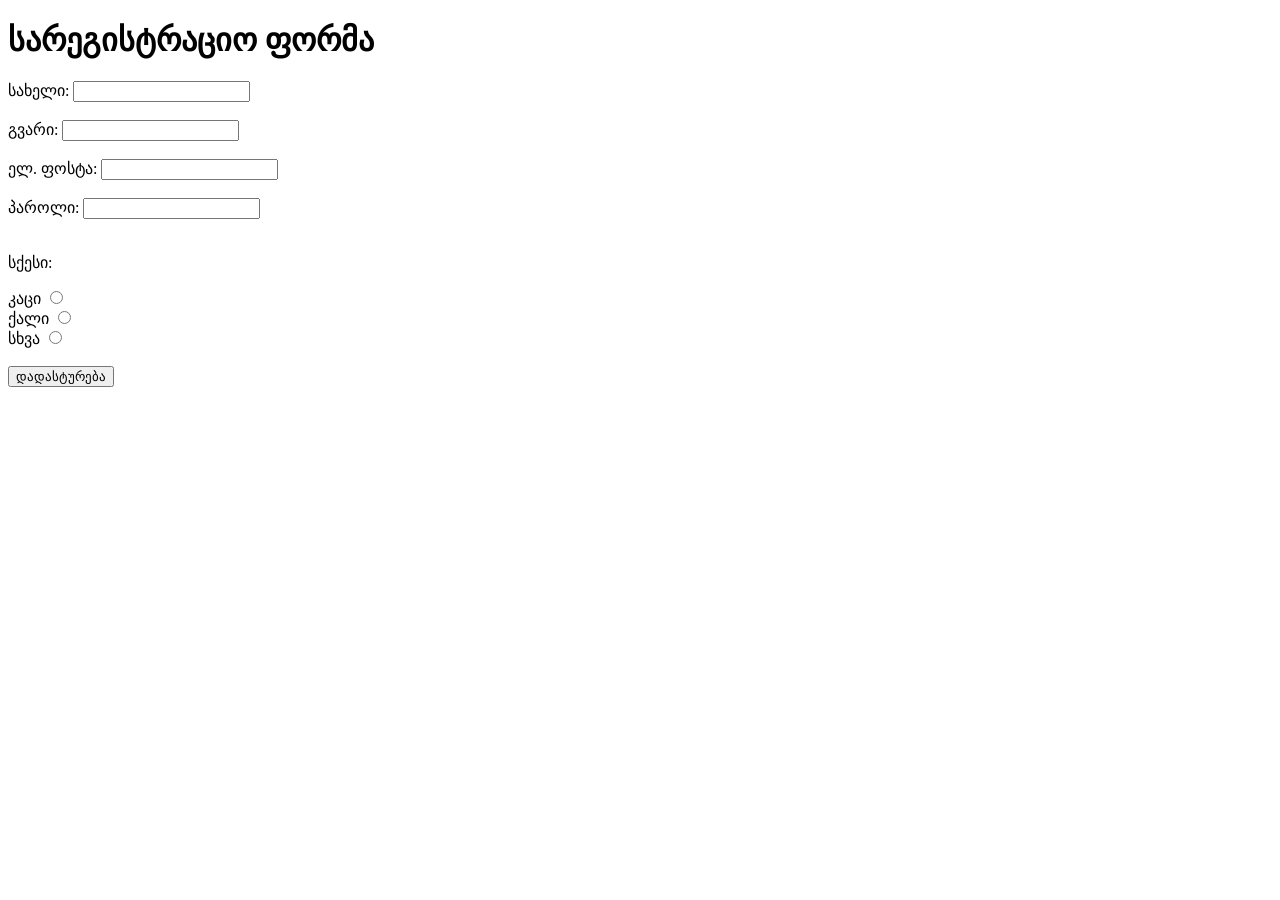
<file: group 46/level 25.5/classwork/index.html>
<!DOCTYPE html>
<html lang="en">
<head>
    <meta charset="UTF-8">
    <meta name="viewport" content="width=device-width, initial-scale=1.0">
    <title>Document</title>
</head>
<body>
    <h1>სარეგისტრაციო ფორმა</h1>
    <form>
        <label for="first_name">სახელი:</label>
        <input type="text" id="first_name" name="first_name" required>
        <br><br>

        
        <label for="last_name">გვარი:</label>
        <input type="text" id="last_name" name="last_name" required>
        <br><br>

        
        <label for="email">ელ. ფოსტა:</label>
        <input type="email" id="email" name="email" required>
        <br><br>

        
        <label for="password">პაროლი:</label>
        <input type="password" id="password" name="password" required>
        <br><br>

        
        <p>სქესი:</p>
        <label for="gender_male">კაცი</label>
        <input type="radio" id="gender_male" name="gender" value="male" required>
        <br>
        <label for="gender_female">ქალი</label>
        <input type="radio" id="gender_female" name="gender" value="female" required>
        <br>
        <label for="gender_other">სხვა</label>
        <input type="radio" id="gender_other" name="gender" value="other" required>
        <br><br>

        <!-- Submit ღილაკი -->
        <button type="submit">დადასტურება</button>
    </form>
</body>
</html>
</file>
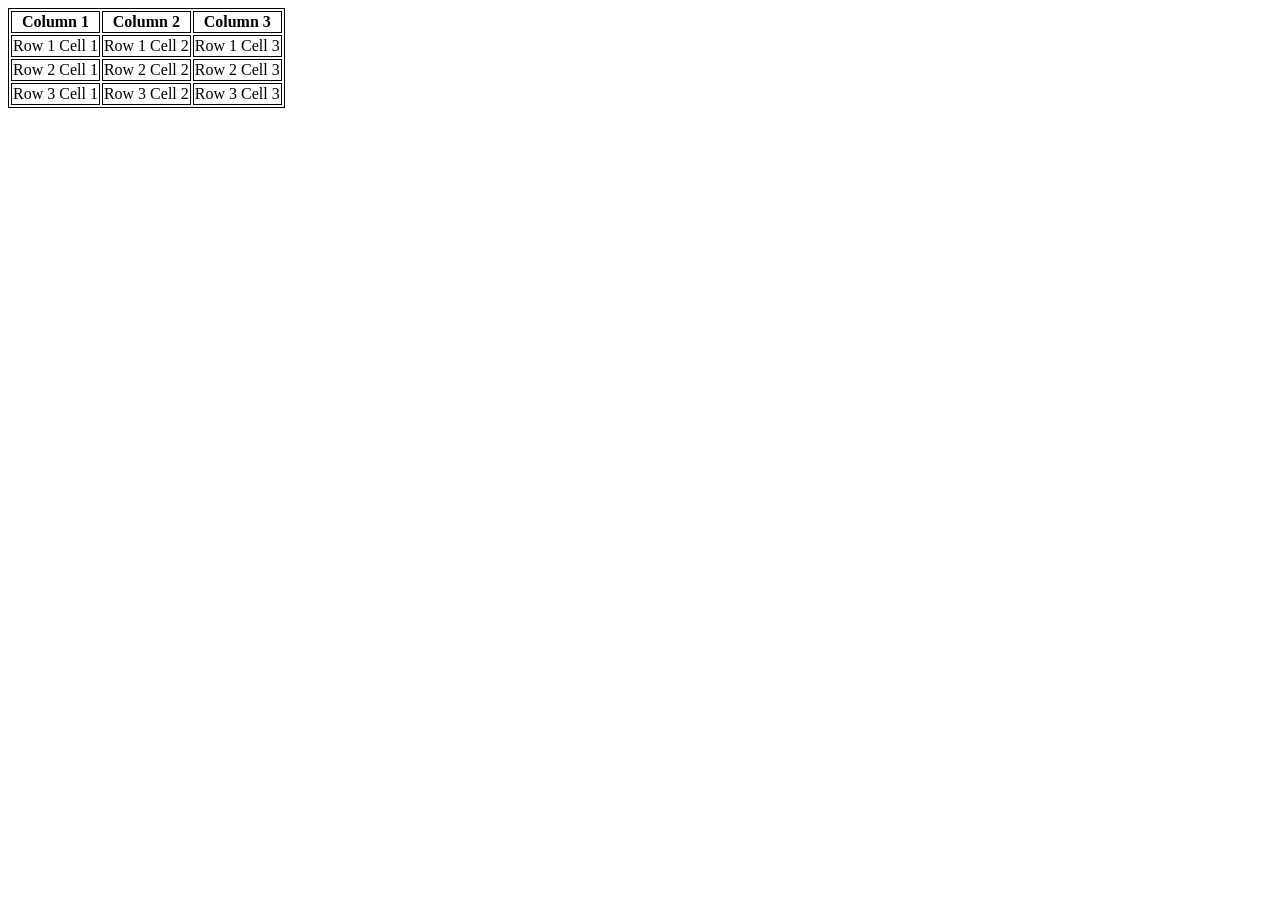
<file: group 46/level 25/classwork/index.html>
<!DOCTYPE html>
<html lang="en">
<head>
    <meta charset="UTF-8">
    <meta name="viewport" content="width=device-width, initial-scale=1.0">
    <title>Document</title>
</head>
<body>
    <table style="width: 50;text-align: center; border: 1px solid black;">
        <tr>
            <th style="border: 1px solid black;">Column 1</th>
            <th style="border: 1px solid black;">Column 2</th>
            <th style="border: 1px solid black;">Column 3</th>
        </tr>
        <tr>
            <td style="border: 1px solid black;">Row 1 Cell 1</td>
            <td style="border: 1px solid black;">Row 1 Cell 2</td>
            <td style="border: 1px solid black;">Row 1 Cell 3</td>
        </tr>
        <tr>
            <td style="border: 1px solid black;">Row 2 Cell 1</td>
            <td style="border: 1px solid black;">Row 2 Cell 2</td>
            <td style="border: 1px solid black;">Row 2 Cell 3</td>
        </tr>
        <tr>
            <td style="border: 1px solid black;">Row 3 Cell 1</td>
            <td style="border: 1px solid black;">Row 3 Cell 2</td>
            <td style="border: 1px solid black;">Row 3 Cell 3</td>
        </tr>
        </tr>
    </table>
</body>
</body>
</html>
</file>
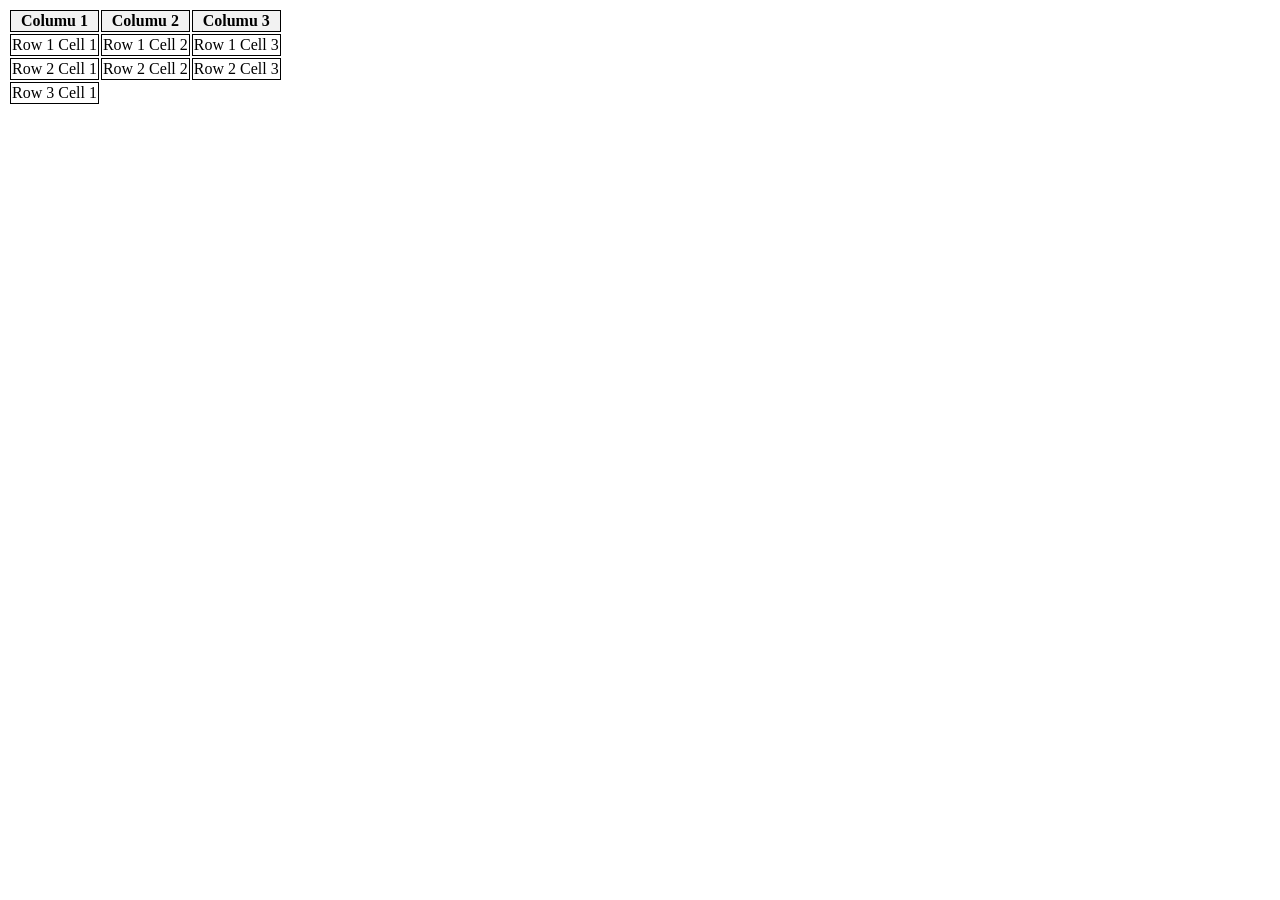
<file: group 46/level 26/classwork/index.html>
<!DOCTYPE html>
<html lang="en">
<head>
    <meta charset="UTF-8">
    <meta name="viewport" content="width=device-width, initial-scale=1.0">
    <title>Document</title>
</head>
<body>
    <table>
        <tr>
            <th style="border: 1px solid black; background-color: #f2f2f2;">Columu 1</th>
            <th style="border: 1px solid black; background-color: #f2f2f2;">Columu 2</th>
            <th style="border: 1px solid black; background-color: #f2f2f2;">Columu 3</th>
        </tr>
        <tr>
            <td style="border: 1px solid black; text-align: center;">Row 1 Cell 1</td>
            <td style="border: 1px solid black; text-align: center;">Row 1 Cell 2</td>
            <td style="border: 1px solid black; text-align: center;">Row 1 Cell 3</td>
        </tr>
        <tr>
            <td style="border: 1px solid black; text-align: center;">Row 2 Cell 1</td>
            <td style="border: 1px solid black; text-align: center;">Row 2 Cell 2</td>
            <td style="border: 1px solid black; text-align: center;">Row 2 Cell 3</td>
        </tr>
        <tr>
            <td style="border: 1px solid black; text-align: center;">Row 3 Cell 1</td>
        </tr>
    </table>
</body>
</html>
</file>
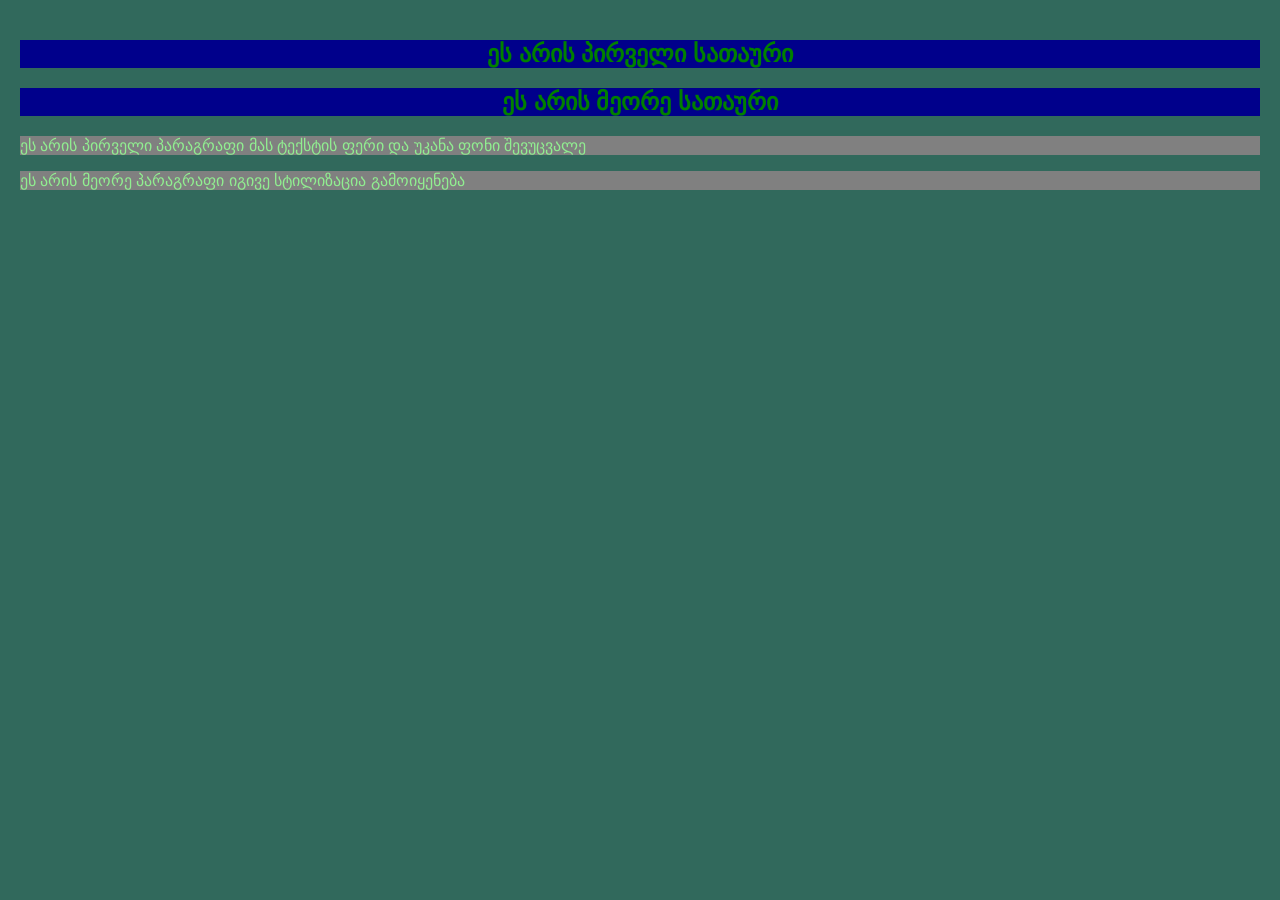
<file: group 46/level 30/classwork/index.html>
<!DOCTYPE html>
<html lang="ka">
<head>
    <meta charset="UTF-8">
    <meta name="viewport" content="width=device-width, initial-scale=1.0">
    <title>შავი ფონიანი საიტი</title>
    <link rel="stylesheet" href="Style.css"> 
</head>
<body>
    <h2 class="centered">ეს არის პირველი სათაური</h2>
    <h2 class="centered">ეს არის მეორე სათაური</h2>
    
    <p class="st-paragraph">ეს არის პირველი პარაგრაფი მას ტექსტის ფერი და უკანა ფონი შევუცვალე</p>
    <p class="st-paragraph">ეს არის მეორე პარაგრაფი იგივე სტილიზაცია გამოიყენება</p>
</body>
</html>
</file>
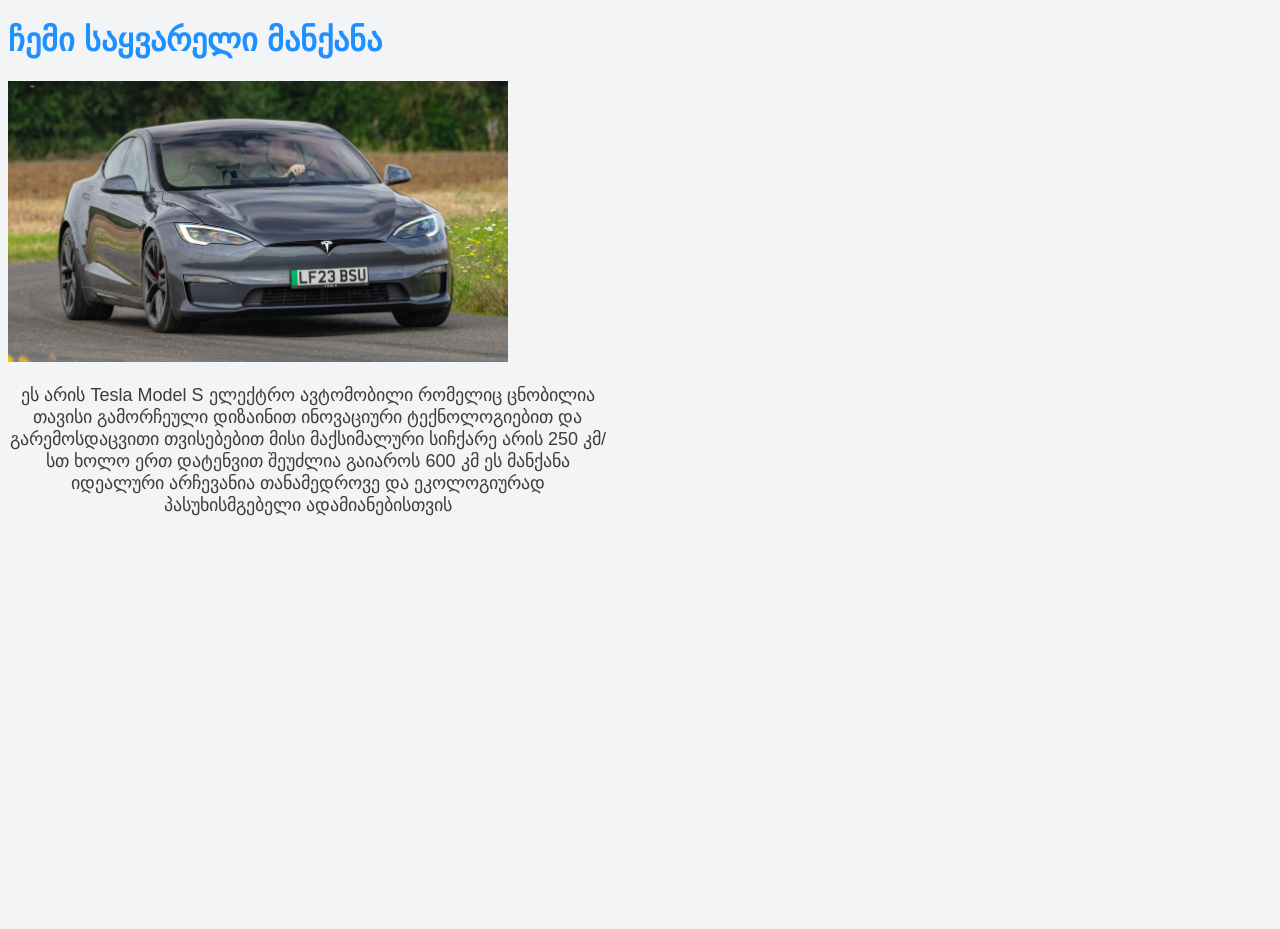
<file: group 46/level 31/classwork/index.html>
<!DOCTYPE html>
<html lang="en">
<head>
    <meta charset="UTF-8">
    <meta name="viewport" content="width=device-width, initial-scale=1.0">
    <title>ჩემი საყვარელი მანქანა</title>
    <style>
        body {
            font-family: Arial, sans-serif;
            background-color: #f3f4f6; 
            align-items: center;
            height: 100vh;
        }

        h1 {
            color: #1e90ff; 
        }

        p {
            color: rgb(60, 60, 60); 
            font-size: 18px;
            text-align: center;
            max-width: 600px;
        }

        img {
            width: 500px;
        }
    </style>
</head>
<body>
    <h1>ჩემი საყვარელი მანქანა</h1>
    <img src="car.jpg" alt="ჩემი საყვარელი მანქანა">
    <p>
        ეს არის Tesla Model S ელექტრო ავტომობილი რომელიც ცნობილია თავისი გამორჩეული დიზაინით ინოვაციური ტექნოლოგიებით 
        და გარემოსდაცვითი თვისებებით მისი მაქსიმალური სიჩქარე არის 250 კმ/სთ ხოლო ერთ დატენვით შეუძლია გაიაროს 600 კმ 
        ეს მანქანა იდეალური არჩევანია თანამედროვე და ეკოლოგიურად პასუხისმგებელი ადამიანებისთვის
    </p>
</body>
</html>
</file>
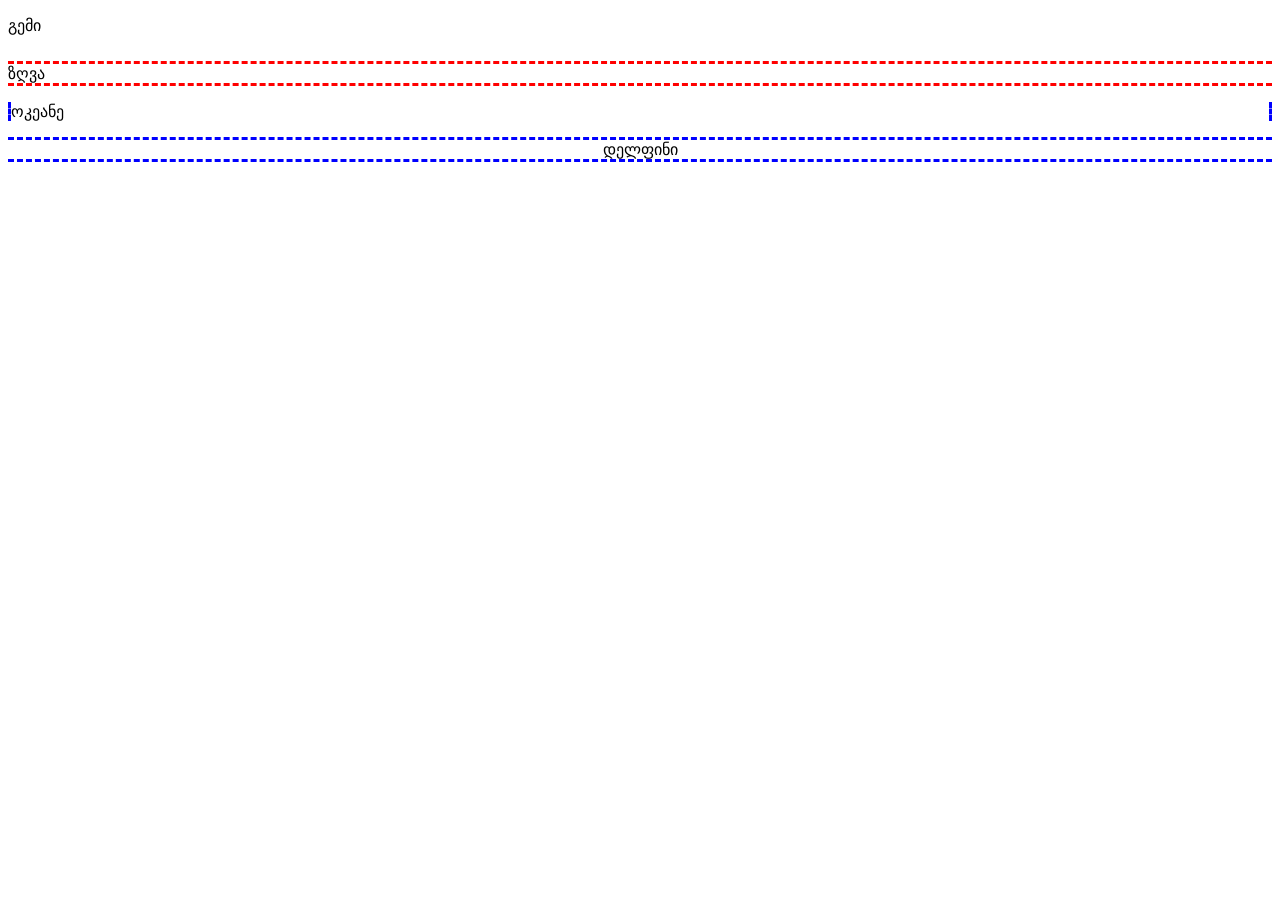
<file: group 46/level 32/homework/index.html>
<!DOCTYPE html>
<html lang="ka">
<head>
    <meta charset="UTF-8">
    <meta name="viewport" content="width=device-width, initial-scale=1.0">
    <title>Paragraph Styles</title>
    <style>
        
        .green-wavy {
            border-bottom: 3px wavy #008000; 
            color: #000000;
            padding-bottom: 10px;
        }

        
        .red-dashed {
            border-top: 3px dashed #FF0000;
            border-bottom: 3px dashed #FF0000; 
        }

        
        .blue-dashed {
            border-left: 3px dashed #0000FF; 
            border-right: 3px dashed #0000FF;
        }


        .center-dashed {
            border-top: 3px dashed #0000FF;
            border-bottom: 3px dashed #0000FF;
            text-align: center;
        }
    </style>
</head>
<body>

    
    <p class="green-wavy">გემი</p>

    
    <p class="red-dashed">ზღვა</p>

    
    <p class="blue-dashed">ოკეანე</p>

    
    <p class="center-dashed">დელფინი</p>

</body>
</html>
</file>
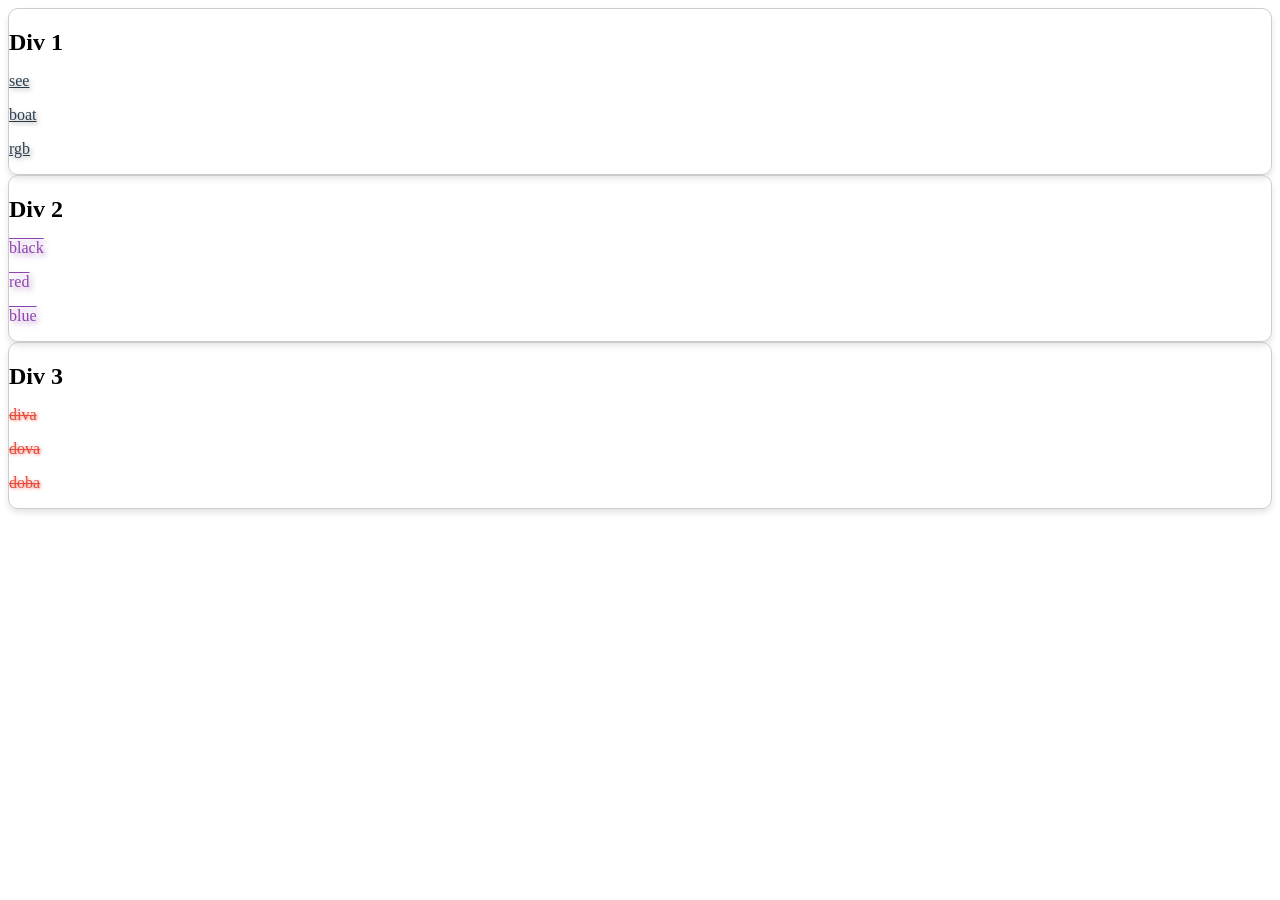
<file: group 46/level 34/classwork/index.html>
<!DOCTYPE html>
<html lang="en">
<head>
    <meta charset="UTF-8">
    <meta name="viewport" content="width=device-width, initial-scale=1.0">
    <title>Document</title>
    <link rel="stylesheet" href="Style.css">
</head>
<body>
    <div class="container div1">
        <h2>Div 1</h2>
        <p>see</p>
        <p>boat</p>
        <p>rgb</p>
    </div>

    <div class="container div2"> 
        <h2>Div 2</h2>
        <p>black</p>
        <p>red</p>
        <p>blue</p>
    </div>

    <div class="container div3">
        <h2>Div 3</h2>
        <p>diva</p>
        <p>dova</p>
        <p>doba</p>
    </div>
</body>
</html>
</file>
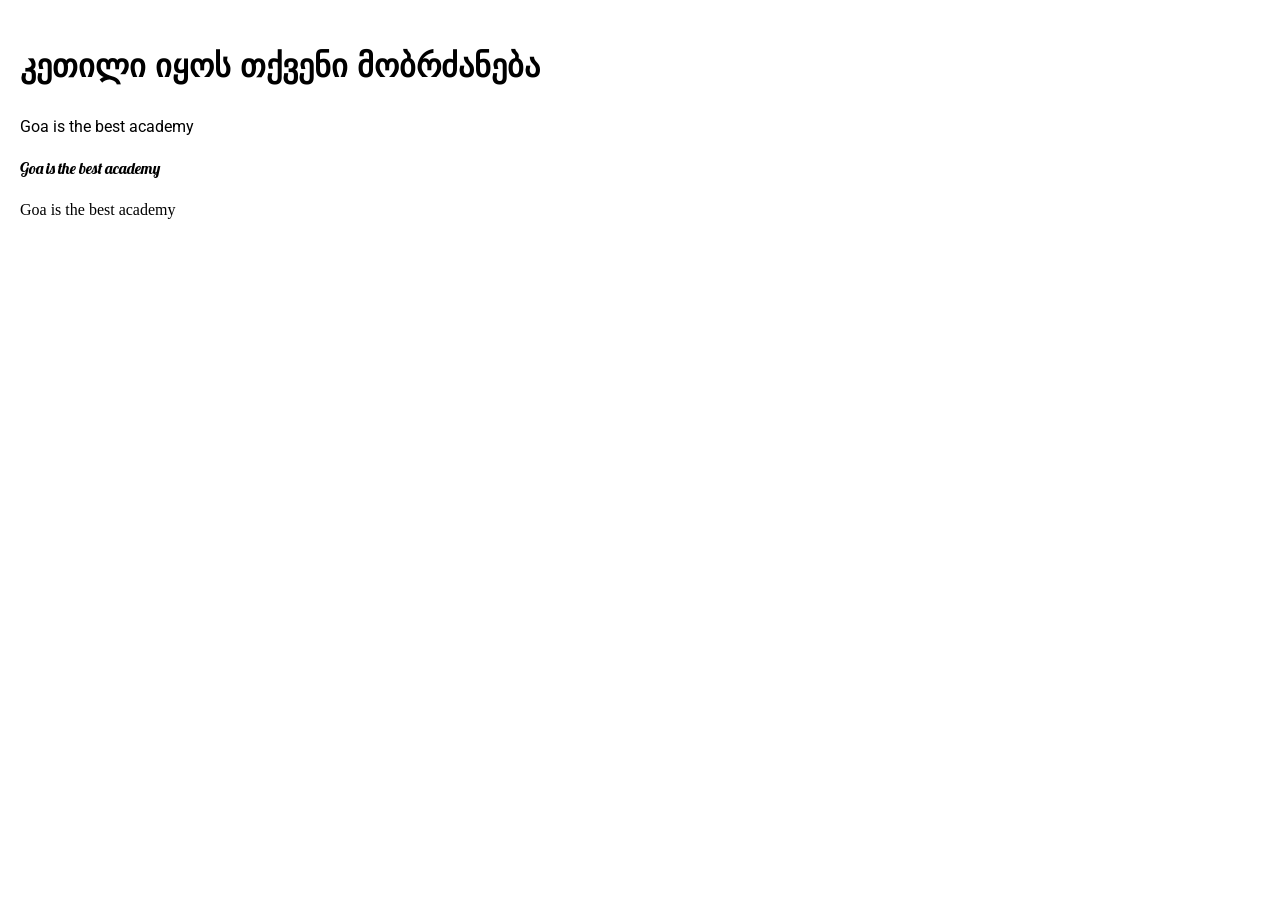
<file: group 46/level 34/homework/index.html>
<!DOCTYPE html>
<html lang="ka">
<head>
    <meta charset="UTF-8">
    <meta name="viewport" content="width=device-width, initial-scale=1.0">
    <title>CSS შრიფტების დავალება</title>
    <link href="https://fonts.googleapis.com/css2?family=Roboto:wght@400&family=Lobster&display=swap" rel="stylesheet">
    <style>
        body {
            font-family: Arial, sans-serif;
            line-height: 1.6;
            margin: 0;
            padding: 20px;
        }

        .p1 {
            font-family: 'Roboto', sans-serif;
        }

        .p2 {
            font-family: 'Lobster', cursive;
        }

        .p3 {
            font-family: 'Times New Roman', Times, serif;
        }
    </style>
</head>
<body>
    <h1>კეთილი იყოს თქვენი მობრძანება</h1>
    <p class="p1">Goa is the best academy</p>
    <p class="p2">Goa is the best academy</p>
    <p class="p3">Goa is the best academy</p>
</html>
</file>
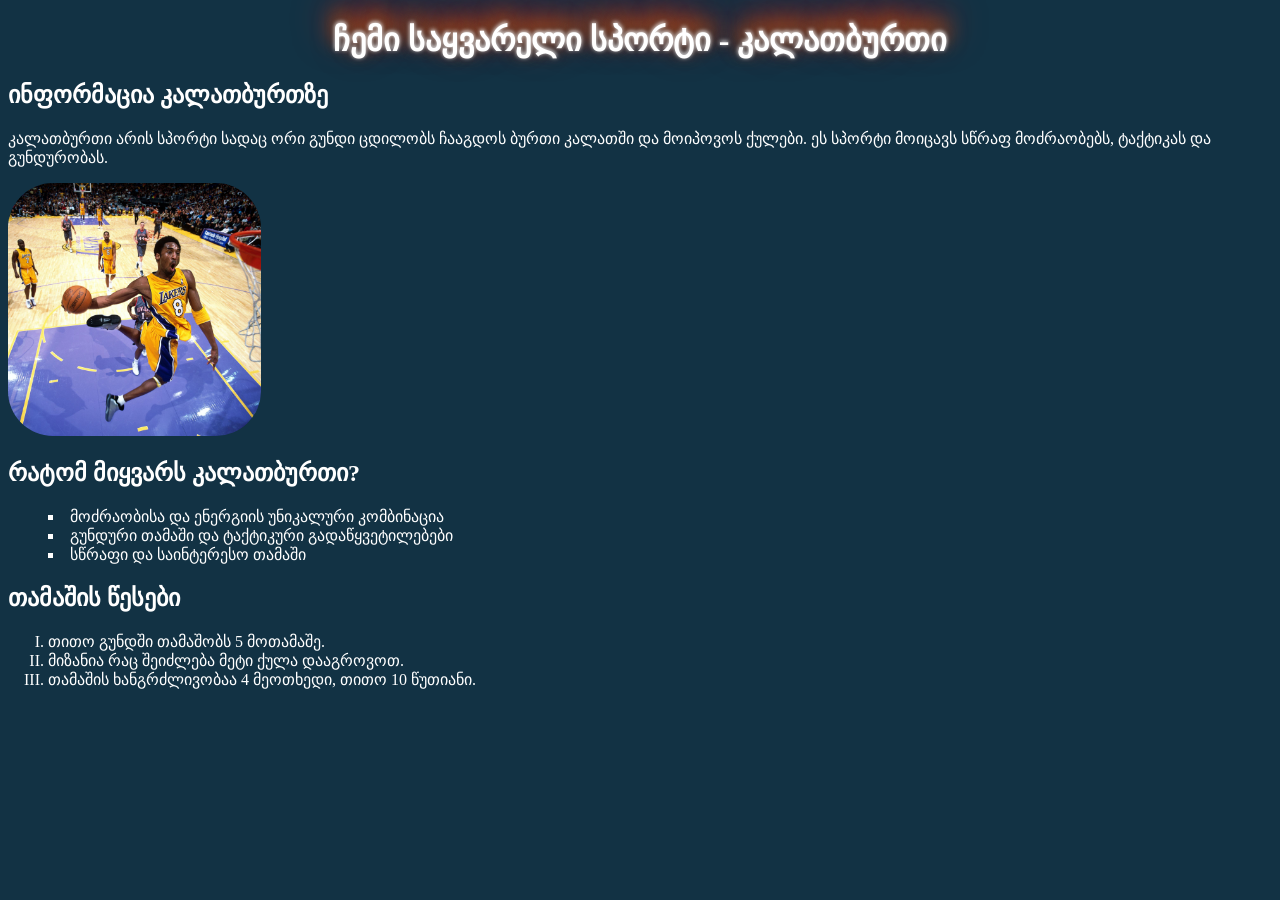
<file: group 46/level 38/homework/index.html>
<!DOCTYPE html>
<html lang="en">
<head>
    <meta charset="UTF-8">
    <meta name="viewport" content="width=device-width, initial-scale=1.0">
    <title>Document</title>
</head>
<body>
    <style>
        body {
            background-color: #123244;
            color: #ffffff;
        }
        header {
            color: white;
            text-align: center;
        }

        h1 {
            text-shadow: 0 -1px 4px #FFF, 0 -2px 10px rgb(61, 58, 58), 0 -10px 20px #ff6600, 0 -18px 40px #F00;
            color: #ffffff;
        }
        img {
            max-width: 20%;
            height: auto;
            border-radius: 45px;
        }
        ul {
            list-style-type: square;
            list-style-position: inside;
        }
        ol {
            list-style-type: upper-roman;
            list-style-position: outside;
        }
    </style>
</head>
<body>
    <header>
        <h1>ჩემი საყვარელი სპორტი - კალათბურთი</h1>
    </header>
    <main>
        <section>
            <h2>ინფორმაცია კალათბურთზე</h2>
            <p>
                კალათბურთი არის  სპორტი სადაც ორი გუნდი ცდილობს ჩააგდოს ბურთი კალათში
                და მოიპოვოს ქულები. ეს სპორტი მოიცავს სწრაფ მოძრაობებს, ტაქტიკას და
                გუნდურობას.
            </p>
            <img src="კალათბურთელი.jpg" alt="კალათბურთი">
        </section>
        <section>
            <h2>რატომ მიყვარს კალათბურთი?</h2>
            <ul>
                <li>მოძრაობისა და ენერგიის უნიკალური კომბინაცია</li>
                <li>გუნდური თამაში და ტაქტიკური გადაწყვეტილებები</li>
                <li>სწრაფი და საინტერესო თამაში</li>
            </ul>
        </section>
        <section>
            <h2>თამაშის წესები</h2>
            <ol>
                <li>თითო გუნდში თამაშობს 5 მოთამაშე.</li>
                <li>მიზანია რაც შეიძლება მეტი ქულა დააგროვოთ.</li>
                <li>თამაშის ხანგრძლივობაა 4 მეოთხედი, თითო 10 წუთიანი.</li>
            </ol>
        </section>
    </main>
</body>
</html>
</body>
</html>
</file>
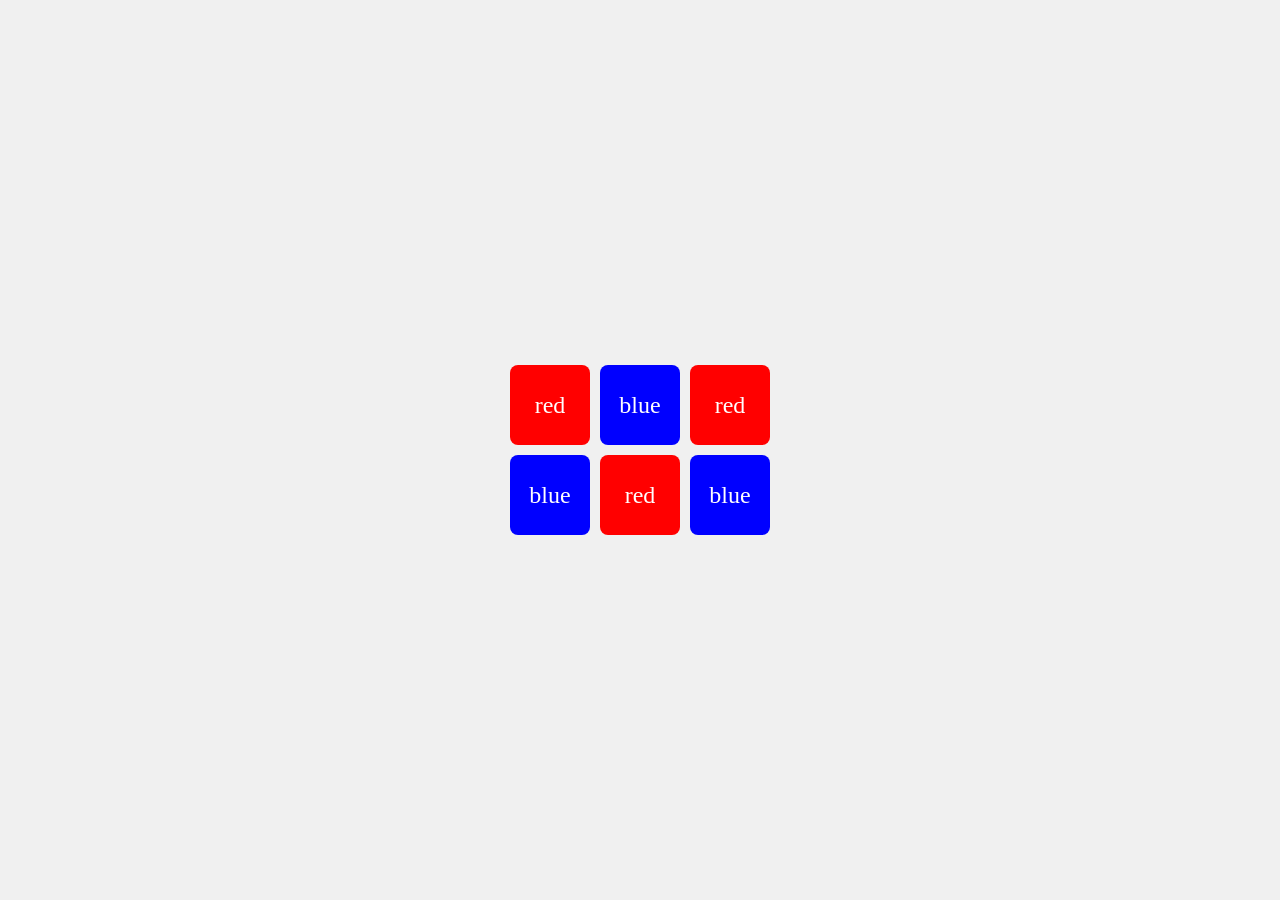
<file: group 46/level 42/classwork/index.html>
<!DOCTYPE html>
<html lang="en">
<head>
    <meta charset="UTF-8">
    <meta name="viewport" content="width=device-width, initial-scale=1.0">
    <title>Document</title>
    <link rel="stylesheet" href="Style.css">
</head>
<body>
    <div class="container">
        <div class="box">red</div>
        <div class="box">blue</div>
        <div class="box">red</div>
        <div class="box">blue</div>
        <div class="box">red</div>
        <div class="box">blue</div>
    </div>
</body>
</html>
</file>
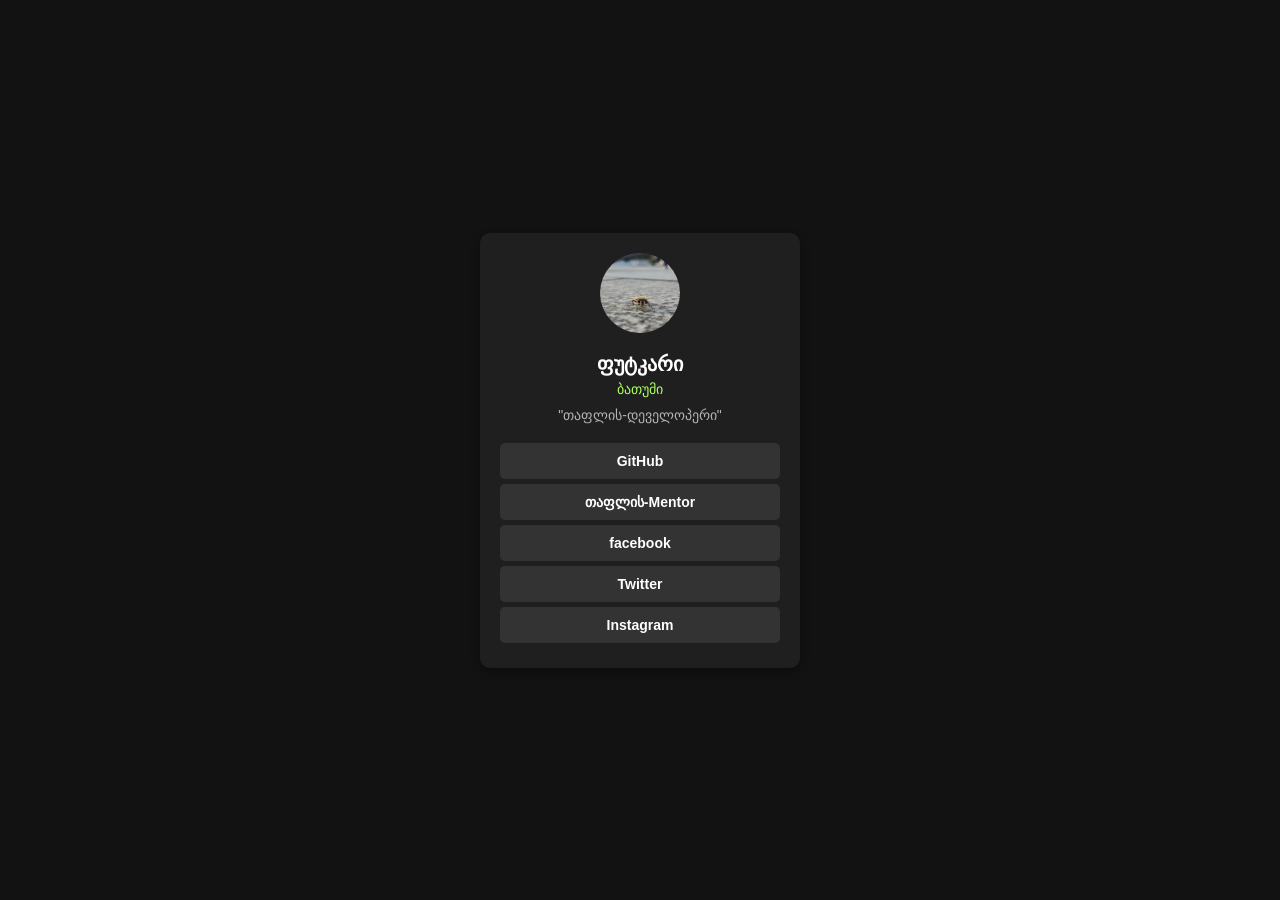
<file: group 46/level 42/homework/index.html>
<!DOCTYPE html>
<html lang="en">
<head>
    <link rel="stylesheet" href="Style.css">
    <meta charset="UTF-8">
    <meta name="viewport" content="width=device-width, initial-scale=1.0">
    <title>Document</title>
</head>
<body>
    <div class="card">
        <img src="ბზიკ.jpg" alt="Profile Picture">
        <h2>ფუტკარი</h2>
        <p class="location">ბათუმი</p>
        <p class="bio">"თაფლის-დეველოპერი"</p>
        <a href="#" class="btn">GitHub</a>
        <a href="#" class="btn">თაფლის-Mentor</a>
        <a href="#" class="btn">facebook</a>
        <a href="#" class="btn">Twitter</a>
        <a href="#" class="btn">Instagram</a>
    </div>
</body>
</html>
</file>
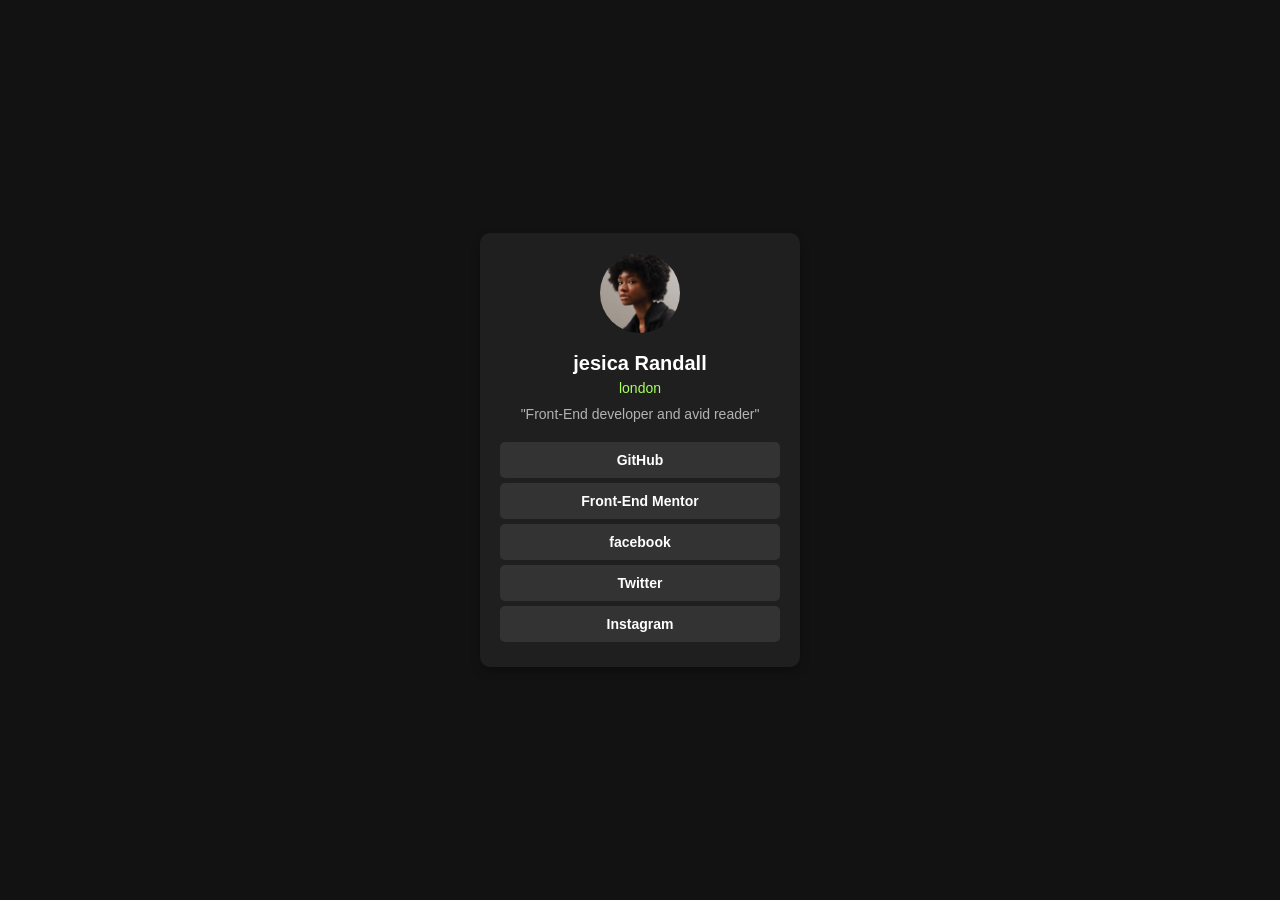
<file: group 46/level 44/classwork/index.html>
<!DOCTYPE html>
<html lang="en">
<head>
    <link rel="stylesheet" href="Style.css">
    <meta charset="UTF-8">
    <meta name="viewport" content="width=device-width, initial-scale=1.0">
    <title>Document</title>
</head>
<body>
    <div class="card">
        <img src="jesica.jpeg" alt="Profile Picture">
        <h2>jesica Randall</h2>
        <p class="location">london</p>
        <p class="bio">"Front-End developer and avid reader"</p>
        <a href="#" class="btn">GitHub</a>
        <a href="#" class="btn">Front-End Mentor</a>
        <a href="#" class="btn">facebook</a>
        <a href="#" class="btn">Twitter</a>
        <a href="#" class="btn">Instagram</a>
    </div>
</body>
</html>
</file>
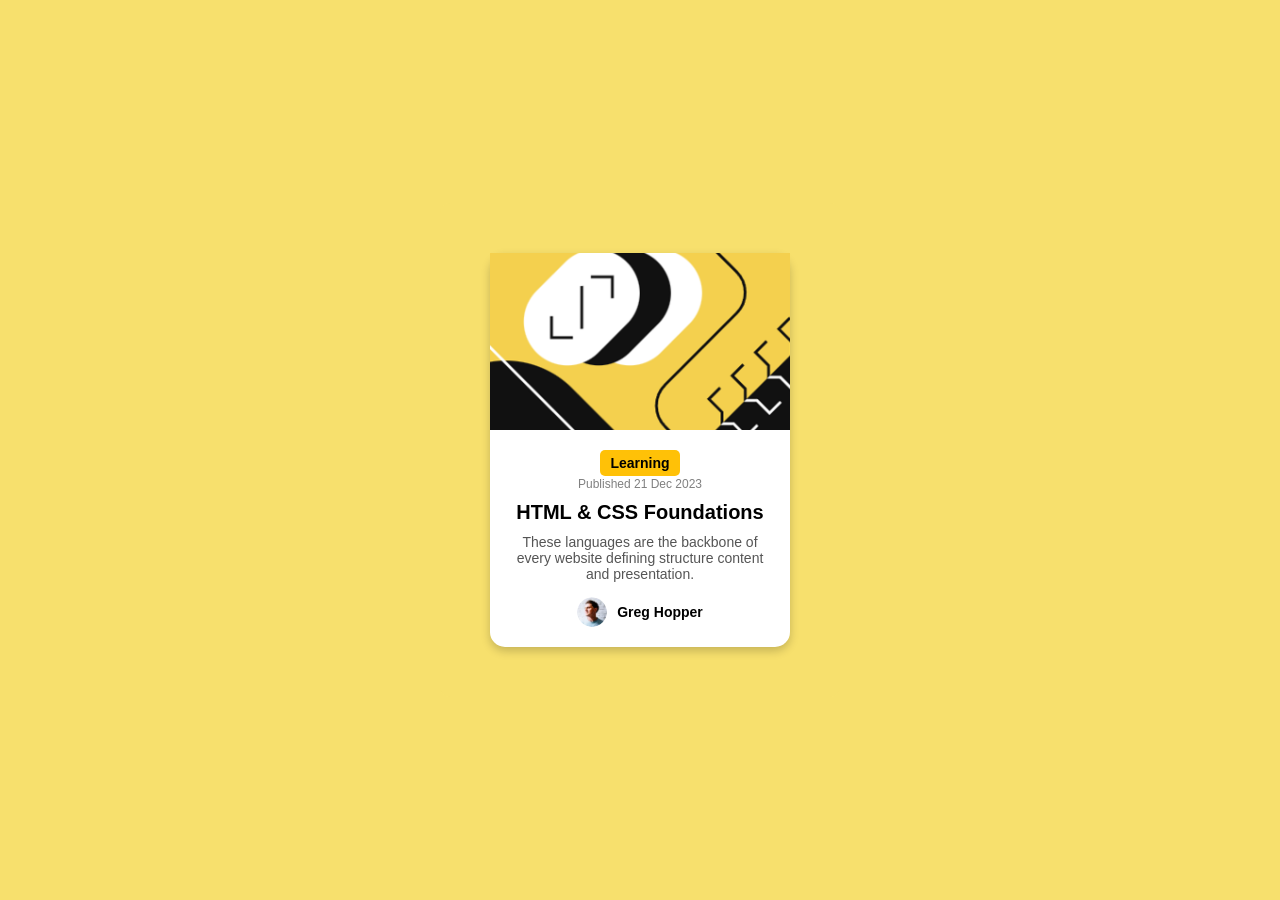
<file: group 46/level 44/homework/index.html>
<!DOCTYPE html>
<html lang="en">
<head>
    <link rel="stylesheet" href="Style.css">
    <meta charset="UTF-8">
    <meta name="viewport" content="width=device-width, initial-scale=1.0">
    <title>Document</title>
</head>
<body>
    <div class="container">
        <div class="card">
            <div class="image">
                <img src="pro.png" alt="Image">
            </div>
            <div class="content">
                <span class="kategoria">Learning</span>
                <p class="date">Published 21 Dec 2023</p>
                <h2>HTML & CSS Foundations</h2>
                <p class="info">These languages are the backbone of every website defining structure content and presentation.</p>
                <div class="author">
                    <img src="avatar.webp" alt="Greg Hopper">
                    <p>Greg Hopper</p>
                </div>
            </div>
        </div>
    </div>
</body>
</html>
</file>
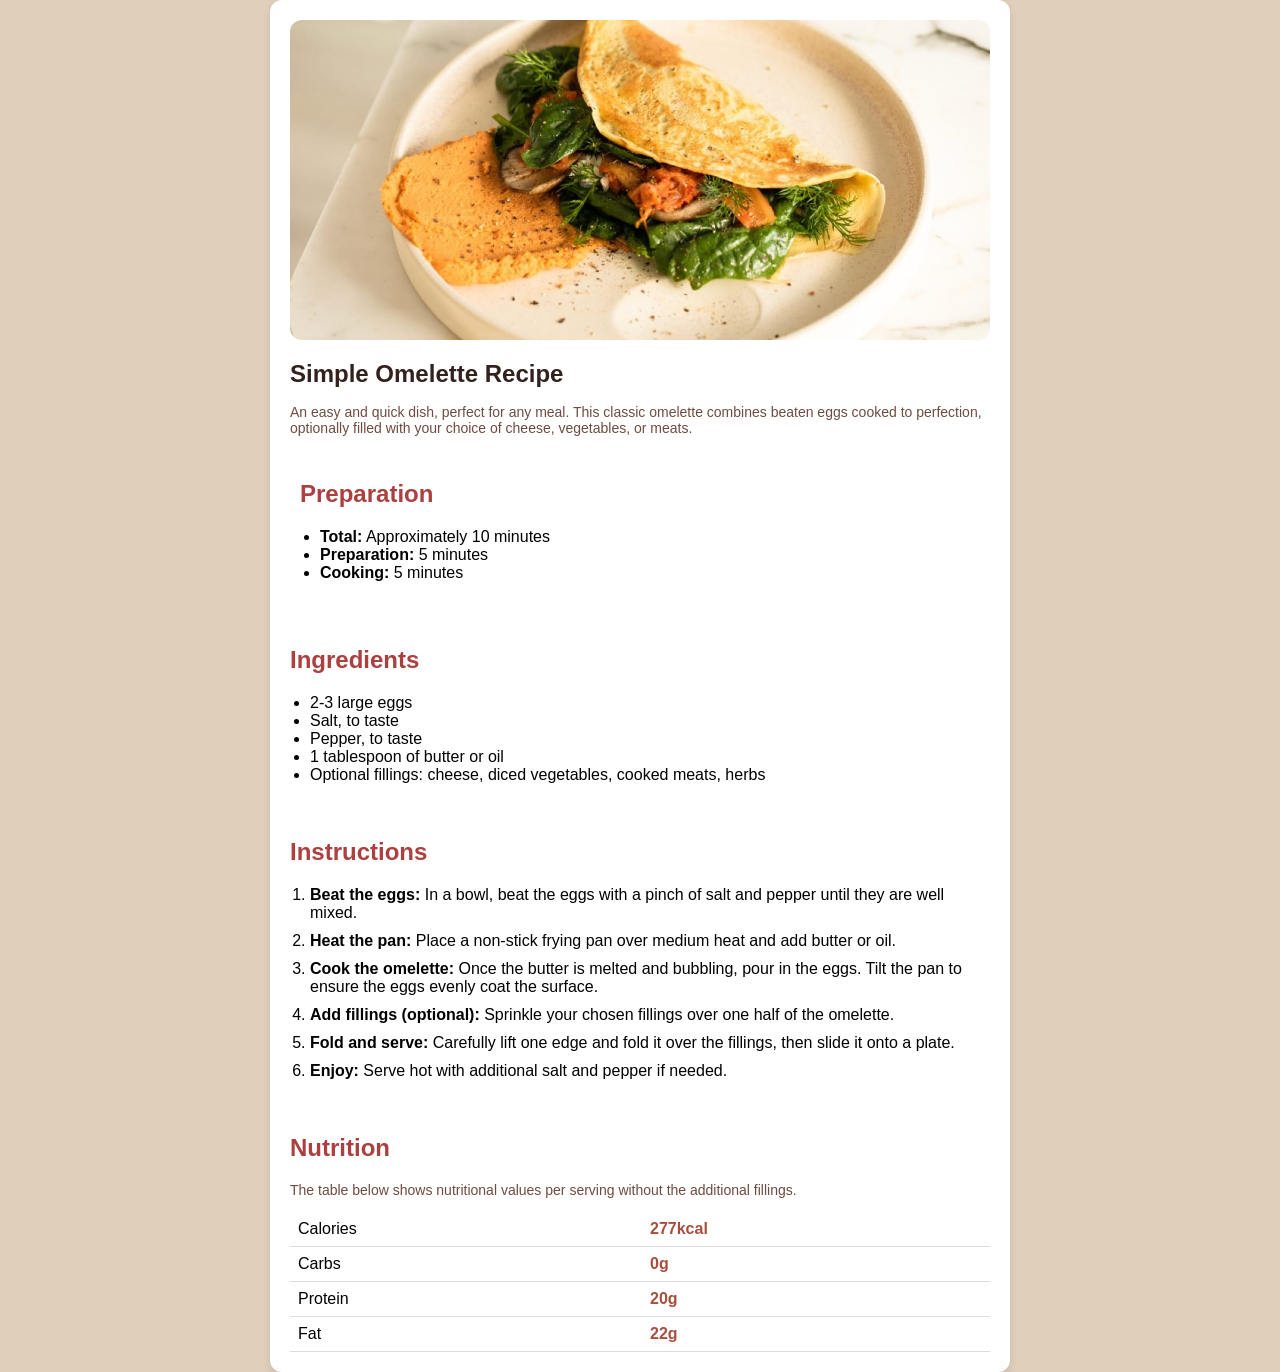
<file: group 46/level 46/homework/index.html>
<!DOCTYPE html>
<html lang="en">
<head>
    <meta charset="UTF-8">
    <meta name="viewport" content="width=device-width, initial-scale=1.0">
    <title>Document</title>
    <link rel="stylesheet" href="Style.css">
</head>
<body>
    <div class="container">
        <div class="image-container">
            <img src="food.jpeg" alt="Omelette">
        </div>
        <h1>Simple Omelette Recipe</h1>
        <p>An easy and quick dish, perfect for any meal. This classic omelette combines beaten eggs cooked to perfection, optionally filled with your choice of cheese, vegetables, or meats.</p>
        
        <div class="hig-box">
            <h2 id="prep">Preparation</h2>
            <ul>
                <li><b>Total:</b> Approximately 10 minutes</li>
                <li><b>Preparation:</b> 5 minutes</li>
                <li><b>Cooking:</b> 5 minutes</li>
        </div>
        <br>
        <h2 class="sekta-title">Ingredients</h2>
        <ul>
            <li>2-3 large eggs</li>
            <li>Salt, to taste</li>
            <li>Pepper, to taste</li>
            <li>1 tablespoon of butter or oil</li>
            <li>Optional fillings: cheese, diced vegetables, cooked meats, herbs</li>
        </ul>
        <br>
        <h2 class="sekta-title">Instructions</h2>
        <ol>
            <li><strong>Beat the eggs:</strong> In a bowl, beat the eggs with a pinch of salt and pepper until they are well mixed.</li>
            <li><strong>Heat the pan:</strong> Place a non-stick frying pan over medium heat and add butter or oil.</li>
            <li><strong>Cook the omelette:</strong> Once the butter is melted and bubbling, pour in the eggs. Tilt the pan to ensure the eggs evenly coat the surface.</li>
            <li><strong>Add fillings (optional):</strong> Sprinkle your chosen fillings over one half of the omelette.</li>
            <li><strong>Fold and serve:</strong> Carefully lift one edge and fold it over the fillings, then slide it onto a plate.</li>
            <li><strong>Enjoy:</strong> Serve hot with additional salt and pepper if needed.</li>
        </ol>
        <br>
        <h2 class="sekta-title">Nutrition</h2>
        <p>The table below shows nutritional values per serving without the additional fillings.</p>
        <table class="nutral-table">
            <tr>
                <td>Calories</td>
                <td class="bold">277kcal</td>
            </tr>
            <tr>
                <td>Carbs</td>
                <td class="bold">0g</td>
            </tr>
            <tr>
                <td>Protein</td>
                <td class="bold">20g</td>
            </tr>
            <tr>
                <td>Fat</td>
                <td class="bold">22g</td>
            </tr>
        </table>
    </div>
</body>
</html>
</file>
<file: group 46/level 30/classwork/Style.css>
body {
    background-color: rgb(49, 105, 92);
    color: white;
    font-family: Arial, sans-serif;
    margin: 0;
    padding: 20px;
}


.centered {
    text-align: center;
    color: green;
    background-color: darkblue;
}


.st-paragraph {
    color: lightgreen;
    background-color: gray;
}
</file>
<file: group 46/level 34/classwork/Style.css>
.container {
    border: 1px solid #ccc;
    border-radius: 10px;
    box-shadow: 0 4px 6px rgb(0, 0, 0, 0.1);
}

.container h2 {
    margin-bottom: 15px;
}


.div1 p {
    color: #2c3e50;
    text-decoration: underline;
    text-shadow: 2px 2px 4px rgb(0, 0, 0, 0.3);
}


.div2 p {
    color: #8e44ad;
    text-decoration: overline;
    text-shadow: 3px 3px 5px rgb(142, 68, 173, 0.5);
}


.div3 p {
    color: #e74c3c;
    text-decoration: line-through;
    text-shadow: 1px 1px 3px rgb(231, 76, 60, 0.6);
}
</file>
<file: group 46/level 42/classwork/Style.css>
body {
    display: flex;
    justify-content: center;
    align-items: center;
    height: 100vh;
    background-color: #f0f0f0;
    margin: 0;
}

.container {
    display: flex;
    flex-wrap: wrap;
    justify-content: center;
    width: 300px;
    gap: 10px;
}

.box {
    width: 80px;
    height: 80px;
    display: flex;
    justify-content: center;
    align-items: center;
    color: white;
    font-size: 24px;
    border-radius: 8px;
}

.box:nth-child(odd) {
    background-color: red; 
}

.box:nth-child(even) {
    background-color: blue; 
}
</file>
<file: group 46/level 42/homework/Style.css>
* {
    margin: 0;
    padding: 0;
    box-sizing: border-box;
    font-family: 'Inter', sans-serif;
}

body {
    background-color: #121212;
    display: flex;
    justify-content: center;
    align-items: center;
    height: 100vh;
}

.card {
    background: #1f1f1f;
    color: white;
    width: 320px;
    padding: 20px;
    border-radius: 10px;
    text-align: center;
    box-shadow: 0 4px 10px rgba(0, 0, 0, 0.3);
}

.card img {
    width: 80px;
    height: 80px;
    border-radius: 50%;
    margin-bottom: 15px;
}

.card h2 {
    font-size: 20px;
    font-weight: 600;
}

.card p.location {
    color: #a8ff60;
    font-size: 14px;
    margin: 5px 0 10px;
}

.card p.bio {
    font-size: 14px;
    color: #b3b3b3;
    margin-bottom: 20px;
}

.card .btn {
    display: block;
    background: #333;
    color: white;
    padding: 10px;
    margin: 5px 0;
    border-radius: 5px;
    text-decoration: none;
    font-size: 14px;
    font-weight: 600;
    transition: 0.3s;
}

.card .btn:hover {
    background: #555;
}
</file>
<file: group 46/level 44/classwork/Style.css>
* {
    margin: 0;
    padding: 0;
    box-sizing: border-box;
    font-family: 'Inter', sans-serif;
}

body {
    background-color: #121212;
    display: flex;
    justify-content: center;
    align-items: center;
    height: 100vh;
}

.card {
    background: #1f1f1f;
    color: white;
    width: 320px;
    padding: 20px;
    border-radius: 10px;
    text-align: center;
    box-shadow: 0 4px 10px rgba(0, 0, 0, 0.3);
}

.card img {
    width: 80px;
    height: 80px;
    border-radius: 50%;
    margin-bottom: 15px;
}

.card h2 {
    font-size: 20px;
    font-weight: 600;
}

.card p.location {
    color: #a8ff60;
    font-size: 14px;
    margin: 5px 0 10px;
}

.card p.bio {
    font-size: 14px;
    color: #b3b3b3;
    margin-bottom: 20px;
}

.card .btn {
    display: block;
    background: #333;
    color: white;
    padding: 10px;
    margin: 5px 0;
    border-radius: 5px;
    text-decoration: none;
    font-size: 14px;
    font-weight: 600;
    transition: 0.3s;
}

.card .btn:hover {
    background: #555;
}
</file>
<file: group 46/level 44/homework/Style.css>
* {
    margin: 0;
    padding: 0;
    box-sizing: border-box;
    font-family: 'Inter', sans-serif;
}

body {
    background-color: #F7E06D;
    display: flex;
    justify-content: center;
    align-items: center;
    height: 100vh;
}

.container {
    background-color: #F7E06D;
    padding: 50px;
    border-radius: 10px;
    display: flex;
    justify-content: center;
    align-items: center;
}

.card {
    background: #fff;
    width: 300px;
    border-radius: 15px;
    box-shadow: 0px 4px 10px rgba(0, 0, 0, 0.2);
    text-align: center;
}

.image img {
    width: 100%;
    height: auto;
}

.content {
    padding: 20px;
}

.kategoria {
    background: #FFC107;
    padding: 5px 10px;
    border-radius: 5px;
    font-size: 14px;
    font-weight: bold;
    color: #000;
}

.date {
    font-size: 12px;
    color: gray;
    margin: 5px 0;
}

h2 {
    font-size: 20px;
    margin: 10px 0;
}

.info {
    font-size: 14px;
    color: #555;
}

.author {
    display: flex;
    align-items: center;
    margin-top: 15px;
    justify-content: center;
}

.author img {
    width: 30px;
    height: 30px;
    border-radius: 50%;
    margin-right: 10px;
}

.author p {
    font-size: 14px;
    font-weight: bold;
}
</file>
<file: group 46/level 46/homework/Style.css>
body {
    background-color: #dfcfbb;
    font-family: Arial, sans-serif;
    display: flex;
    justify-content: center;
    align-items: center;
    margin: 0;
}
.container {
    background: rgb(255, 255, 255);
    width: 700px;
    border-radius: 12px;
    padding: 20px;
    box-shadow: 0 4px 8px rgba(0, 0, 0, 0.1);
}
.image-container img {
    width: 100%;
    border-radius: 12px;
}
h1 {
    font-size: 24px;
    color: #33211e;
}
p {
    color: #6D4C41;
    font-size: 14px;
}

#prep{
    color: #ad3f3f;
}

.sekta-title {
    font-weight: bold;
    margin-top: 20px;
    color: #ad3f3f;
}
.hig-box{
    background-color: #ffffff;
    padding: 10px;
    border-radius: 8px;
}
.hig-box p {
    margin: 5px 0;
    font-weight: bold;
}
ul, ol {
    padding-left: 20px;
}
ol li {
    margin-bottom: 10px;
}
.nutral-table {
    width: 100%;
    border-collapse: collapse;
    margin-top: 10px;
}
.nutral-table td {
    padding: 8px;
    border-bottom: 1px solid #ddd;
}
.bold {
    font-weight: bold;
    color: #a84e3e;
}
</file>
